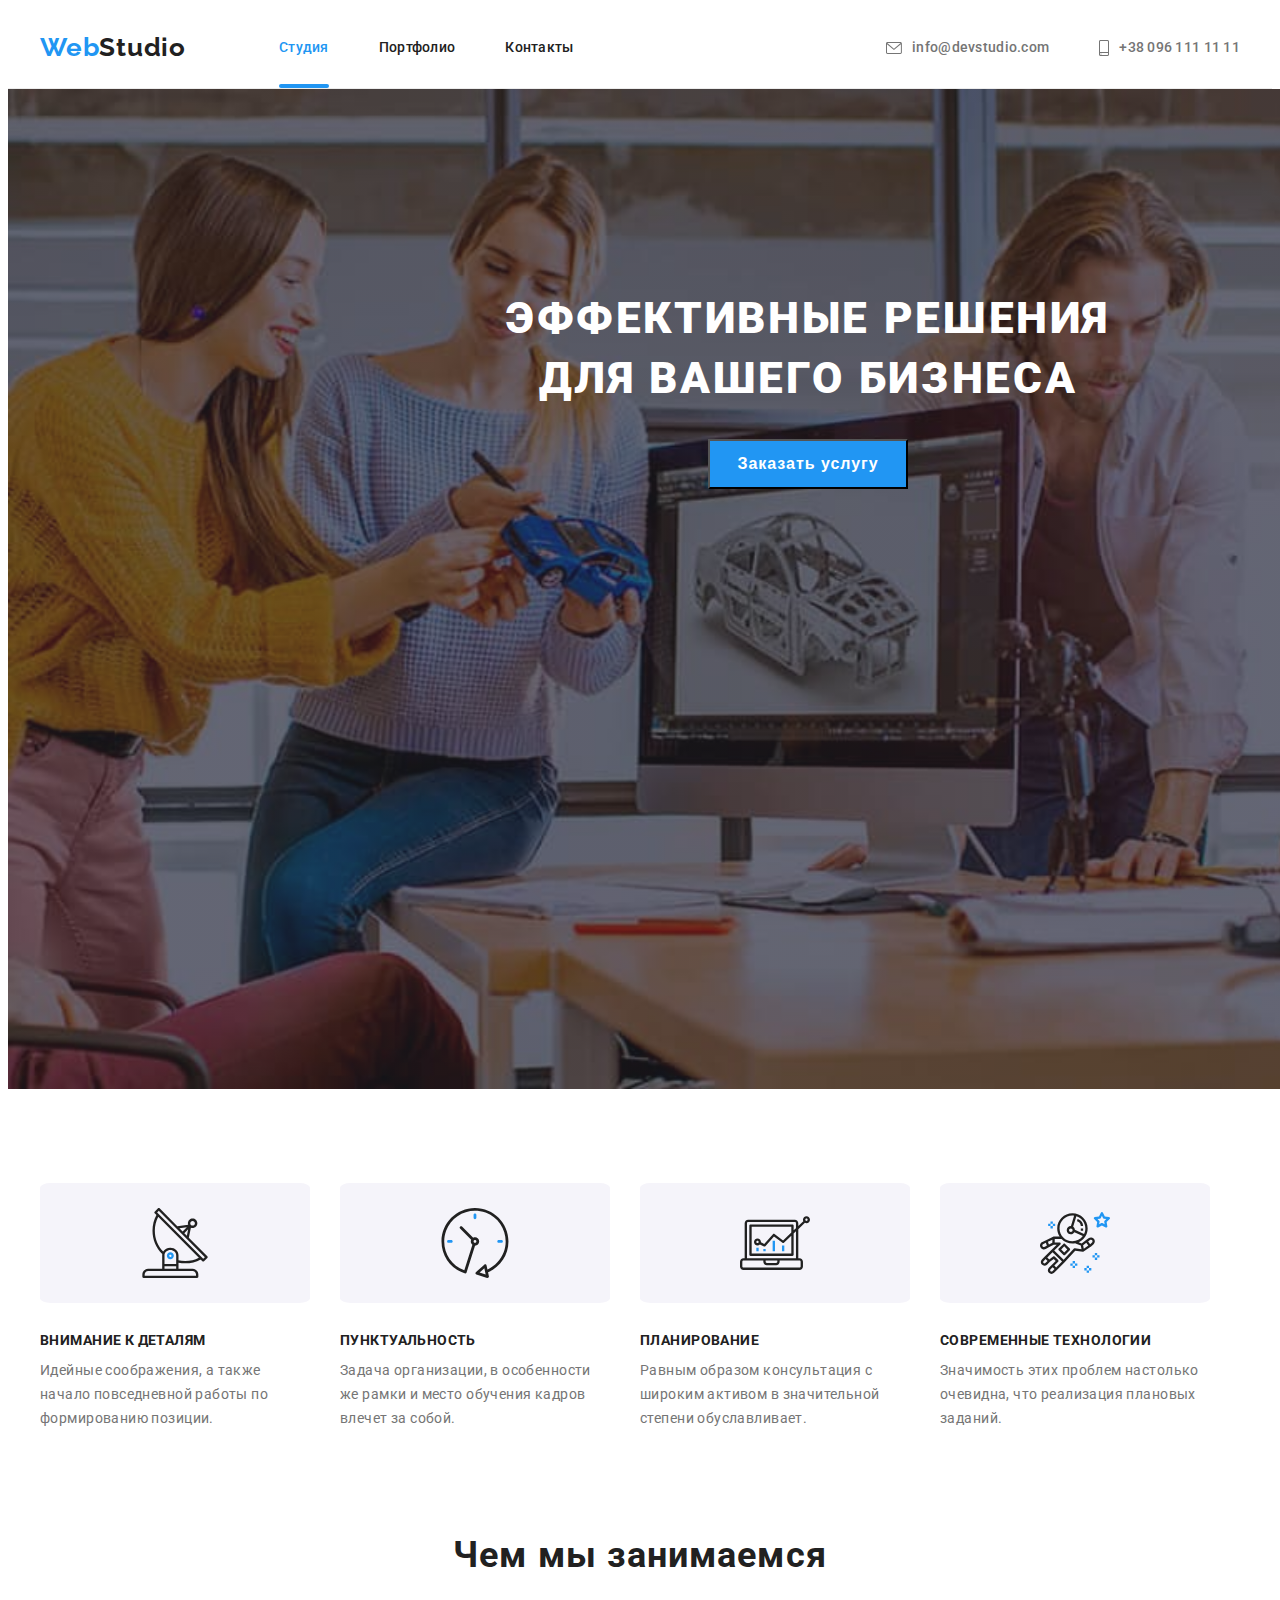
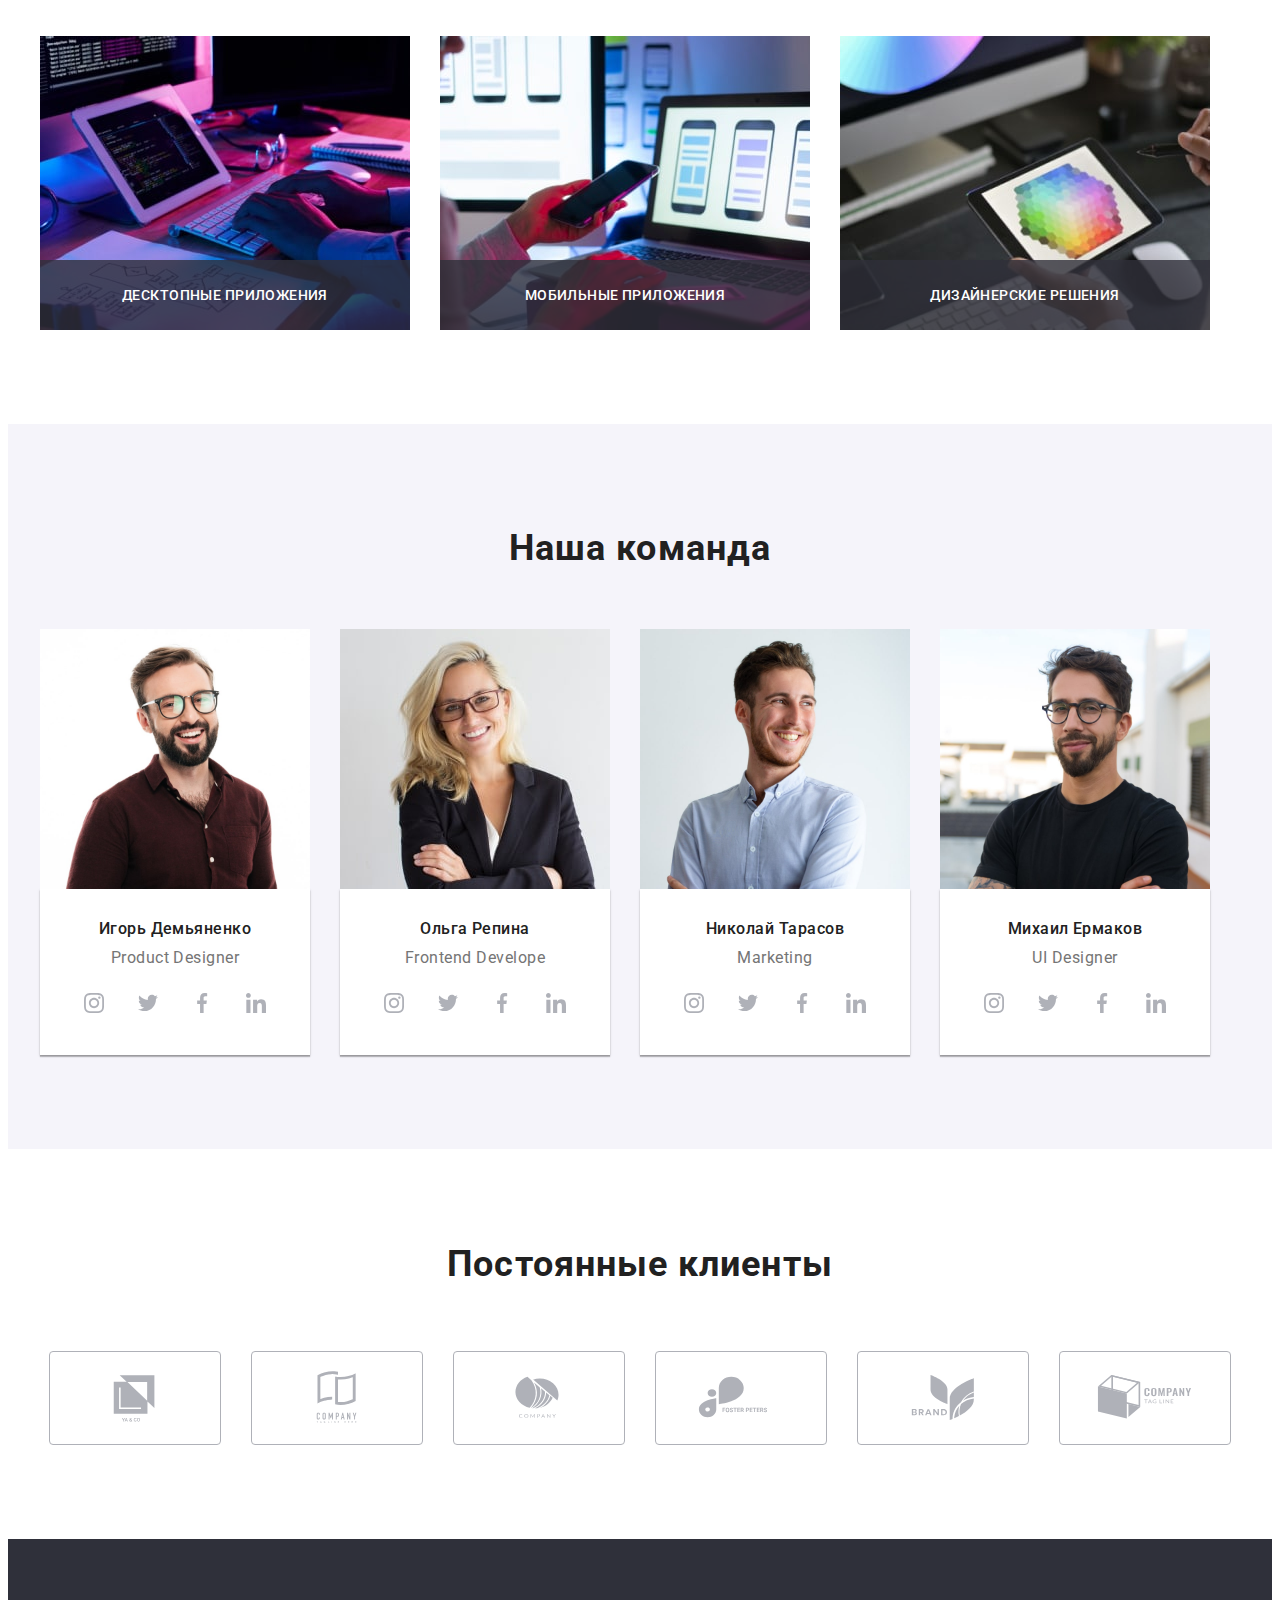
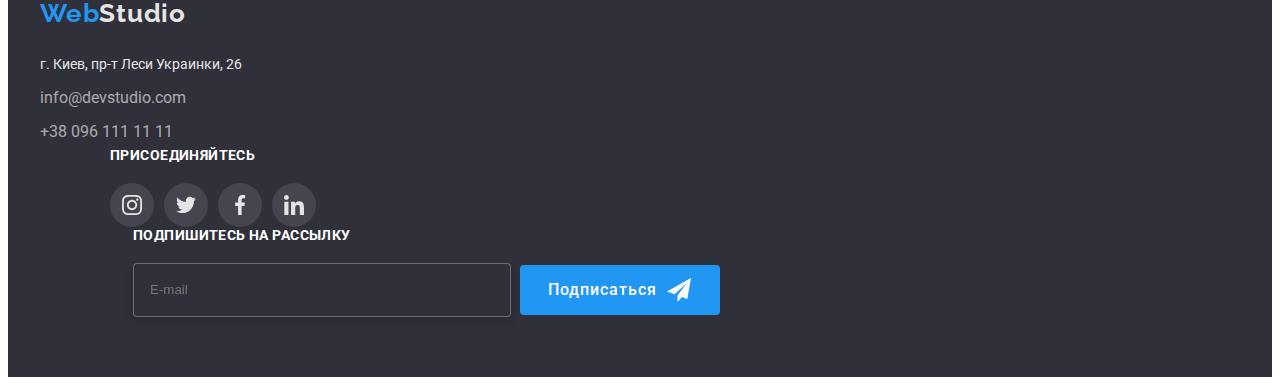
<file: index.html>
<!DOCTYPE html>
<html lang="ru">

<head>
    <meta charset="UTF-8">
    <meta http-equiv="X-UA-Compatible" content="IE=edge">
    <meta name="viewport" content="width=device-width, initial-scale=1.0">
    <title>Документи</title>
    <link rel="preconnect" href="https://fonts.googleapis.com">
    <link rel="preconnect" href="https://fonts.gstatic.com" crossorigin>
    <link
        href="https://fonts.googleapis.com/css2?family=Raleway:wght@700&family=Roboto:wght@400;500;700;900&display=swap"
        rel="stylesheet">
    <link rel="stylesheet" href="https://cdnjs.cloudflare.com/ajax/libs/modern-normalize/1.1.0/modern-normalize.min.css"
        integrity="sha512-wpPYUAdjBVSE4KJnH1VR1HeZfpl1ub8YT/NKx4PuQ5NmX2tKuGu6U/JRp5y+Y8XG2tV+wKQpNHVUX03MfMFn9Q=="
        crossorigin="anonymous" referrerpolicy="no-referrer" />
    <link rel="stylesheet" href="./css/styles.css">
</head>

<body>

    <header class="header">
        <div class="container nav-header">
            <a href="./index.html" class="header-logo">
                <span class="accent">Web</span>Studio
            </a>
            <nav class="header-nav">
                <ul class="list list-header">
                    <li class="item-header"> <a class="link link-header current" href="./index.html">Студия</a></li>
                    <li class="item-header"> <a class="link link-header" href="./portfolio.html">Портфолио</a></li>
                    <li class="item-header"> <a class="link link-header" href="">Контакты</a></li>
                </ul>
            </nav>
            <ul class="list list-contact">
                <li class="item-link-header" ><a class="link link-contact-header" href="mailto:info@devstudio.com">
                    <svg class="icon-header-maill">
                    <use href="./images/icons.svg#icon-maill"></use>
                </svg>info@devstudio.com</a></li>
                <li class="item-link-header"><a class="link link-contact-header" href="tel:+380991111111">
                    <svg class="icon-header-telefon">
                    <use href="./images/icons.svg#icon-smartphone"></use>
                </svg>+38 096 111 11 11</a>
                </li>
            </ul>
        </div>
    </header>

    <main>
        <!--решения-->
        

            <section class="hero">
            <div class="container hero-container">
                <h1 class="title-hero">Эффективные решения <br>для вашего бизнеса</h1>
                <button class="title-btn-hero" type="button" data-modal-open >Заказать услугу</button>


</div>
            </section>
        
        <!--інфо-->
            <section class="info">
    <div class="container container-info">
                <ul class="list list-info">
                    <li class="item-info">
                       <div class="info-box"> 
                            <svg class="info-icon"
                            width="70"
                            height="70" >
                                <use href="./images/icons.svg#icon-antenna"></use>
                            </svg>
                    </div>
                        <h3 class="title-info">Внимание к деталям</h3>
                        <p class="text-info"> Идейные соображения, а также начало повседневной работы по формированию
                            позиции.</p>
                    </li>
                    <li class="item-info">
                        <div class="info-box"> 
                            <svg class="info-icon"
                            width="70"
                            height="70" >
                                <use href="./images/icons.svg#icon-clock"></use>
                            </svg>
                    </div>
                        <h3 class="title-info">Пунктуальность</h3>
                        <p class="text-info">Задача организации, в особенности же рамки и место обучения кадров влечет
                            за
                            собой.</p>
                    </li>
                    <li class="item-info">
                        <div class="info-box"> 
                            <svg class="info-icon"
                            width="70"
                            height="70" >
                                <use href="./images/icons.svg#icon-diagram"></use>
                            </svg>
                    </div>
                        <h3 class="title-info">Планирование</h3>
                        <p class="text-info">Равным образом консультация с широким активом в значительной степени
                            обуславливает.</p>
                    </li>
                    <li class="item-info">
                        <div class="info-box"> 
                            <svg class="info-icon"
                            width="70"
                            height="70" >
                                <use href="./images/icons.svg#icon-astronaut"></use>
                            </svg>
                    </div>
                        <h3 class="title-info">Современные технологии</h3>
                        <p class="text-info">Значимость этих проблем настолько очевидна, что реализация плановых
                            заданий.
                        </p>
                    </li>
                </ul>
            </div>
            </section>
        
        <!--чим займаються-->
        
            <section class="work">
                <div class="container container-work">
                <h2 class="title-work">Чем мы занимаемся</h2>
                <ul class="list list-work">
                    <li class="item-work">
                      
                        <img class="work-foto " src="./images/1-min.jpg" alt="номер 1" width="370">
                      <p class="text-work">ДЕСКТОПНЫЕ ПРИЛОЖЕНИЯ</p>
                    </li>


                    <li class="item-work">
                        <img class="work-foto" src="./images/2-min.jpg" alt="номер 2" width="370">
                    <p class="text-work">МОБИЛЬНЫЕ ПРИЛОЖЕНИЯ</p>
                    </li>


                    <li class="item-work work-desing">
                        <img class="work-foto" src="./images/3-min.jpg " alt="номер 3" width="370">
                    <p class="text-work">ДИЗАЙНЕРСКИЕ РЕШЕНИЯ</p>
                    </li>
                </ul>
            </div>
            </section>
        
        <!--команда-->
        
            <section class="team">
                <div class="container container-team">
                    <h2 class="title-team">Наша команда</h2>
                    <ul class="list list-team">
                        <li class="item-team">
                            <img src="./images/Igor-min.jpg" alt="Игорь" width="270">
                            <div class="team-border">
                                <h3 class="title-pre-team">Игорь Демьяненко</h3>
                                <p class="text-team">Product Designer</p>
                                <ul class="list list-team-social">
                                    <li class="item-team-social">
                                        <a class="link-team-social" href="">
                                            <svg class="icon-team-social">
                                                <use href="./images/icons.svg#icon-instagram1"></use>
                                            </svg></a>
                                    </li>
                                    <li class="item-team-social">
                                        <a class="link-team-social" href="">
                                            <svg class="icon-team-social">
                                                <use href="./images/icons.svg#icon-twitter"></use>
                                            </svg></a>
                                    </li>
                                    <li class="item-team-social">
                                        <a class="link-team-social" href="">
                                            <svg class="icon-team-social">
                                                <use href="./images/icons.svg#icon-facebook"></use>
                                            </svg></a>
                                    </li>
                                    <li class="item-team-social">
                                        <a class="link-team-social" href="">
                                            <svg class="icon-team-social">
                                                <use href="./images/icons.svg#icon-linkedin"></use>
                                            </svg></a>
                                    </li>
                                </ul>
                            </div>
                        </li>
            
                        <li class="item-team">
                            <img src="./images/Ola-min.jpg" alt="Ольга" width="270">
                            <div class="team-border">
                                <h3 class="title-pre-team">Ольга Репина</h3>
                                <p class="text-team">Frontend Develope</p>
                                <ul class="list list-team-social">
                                    <li class="item-team-social">
                                        <a class="link-team-social" href="">
                                            <svg class="icon-team-social">
                                                <use href="./images/icons.svg#icon-instagram1"></use>
                                            </svg></a>
                                    </li>
                                    <li class="item-team-social">
                                        <a class="link-team-social" href="">
                                            <svg class="icon-team-social">
                                                <use href="./images/icons.svg#icon-twitter"></use>
                                            </svg></a>
                                    </li>
                                    <li class="item-team-social">
                                        <a class="link-team-social" href="">
                                            <svg class="icon-team-social">
                                                <use href="./images/icons.svg#icon-facebook"></use>
                                            </svg></a>
                                    </li>
                                    <li class="item-team-social">
                                        <a class="link-team-social" href="">
                                            <svg class="icon-team-social">
                                                <use href="./images/icons.svg#icon-linkedin"></use>
                                            </svg></a>
                                    </li>
                                </ul>
                                
                            </div>
                        </li>
                        <li class="item-team">
                            <img src="./images/Nikolay-min.jpg" alt="Николай" width="270">
                            <div class="team-border">
                                <h3 class="title-pre-team">Николай Тарасов</h3>
                                <p class="text-team">Marketing</p>
                                <ul class="list list-team-social">
                                    <li class="item-team-social">
                                        <a class="link-team-social" href="">
                                            <svg class="icon-team-social">
                                                <use href="./images/icons.svg#icon-instagram1"></use>
                                            </svg></a>
                                    </li>
                                    <li class="item-team-social">
                                        <a class="link-team-social" href="">
                                            <svg class="icon-team-social">
                                                <use href="./images/icons.svg#icon-twitter"></use>
                                            </svg></a>
                                    </li>
                                    <li class="item-team-social">
                                        <a class="link-team-social" href="">
                                            <svg class="icon-team-social">
                                                <use href="./images/icons.svg#icon-facebook"></use>
                                            </svg></a>
                                    </li>
                                    <li class="item-team-social">
                                        <a class="link-team-social" href="">
                                            <svg class="icon-team-social">
                                                <use href="./images/icons.svg#icon-linkedin"></use>
                                            </svg></a>
                                    </li>
                                </ul>
                            </div>
                        </li>
                        <li class="item-team">
                            <img src="./images/Myhaylo-min.jpg" alt="Михаил" width="270">
                            <div class="team-border">
                                <h3 class="title-pre-team">Михаил Ермаков</h3>
                                <p class="text-team">UI Designer</p>
                                <ul class="list list-team-social">
                                    <li class="item-team-social">
                                        <a class="link-team-social" href="">
                                            <svg class="icon-team-social">
                                                <use href="./images/icons.svg#icon-instagram1"></use>
                                            </svg></a>
                                    </li>
                                    <li class="item-team-social">
                                        <a class="link-team-social" href="">
                                            <svg class="icon-team-social">
                                                <use href="./images/icons.svg#icon-twitter"></use>
                                            </svg></a>
                                    </li>
                                    <li class="item-team-social">
                                        <a class="link-team-social" href="">
                                            <svg class="icon-team-social">
                                                <use href="./images/icons.svg#icon-facebook"></use>
                                            </svg></a>
                                    </li>
                                    <li class="item-team-social">
                                        <a class="link-team-social" href="">
                                            <svg class="icon-team-social">
                                                <use href="./images/icons.svg#icon-linkedin"></use>
                                            </svg></a>
                                    </li>
                                </ul>
                            </div>
                        </li>
                    </ul>
                </div>
            </section>
            <section class="clients">
                <div class="container">
                <h2 class="title-clients">Постоянные клиенты</h2>
                <ul class="list list-clients">
                    <li class="item-clients"><a class="link-clients" href=""><svg class="icon-clients">
                        <use href="./images/icons.svg#icon-Logo6"></use>
                    </svg></a></li>
                     <li class="item-clients"><a class="link-clients" href=""><svg class="icon-clients">
                        <use href="./images/icons.svg#icon-Logo1"></use>
                    </svg></a></li> 
                    <li class="item-clients"><a class="link-clients" href=""><svg class="icon-clients">
                        <use href="./images/icons.svg#icon-Logo2"></use>
                    </svg></a></li> 
                    <li class="item-clients"><a class="link-clients" href=""><svg class="icon-clients">
                        <use href="./images/icons.svg#icon-Logo3"></use>
                    </svg></a></li>
                     <li class="item-clients"><a class="link-clients" href=""><svg class="icon-clients">
                        <use href="./images/icons.svg#icon-Logo4"></use>
                    </svg></a></li>
                     <li class="item-clients"><a class="link-clients" href=""><svg class="icon-clients">
                        <use href="./images/icons.svg#icon-Logo5"></use>
                    </svg></a></li>    
                       </ul>
            </div>
        </section>
        

    </main>
    <footer class="footer">
        <div class="container footer-icon-div">
        <div class="footer-container">
            <a href="./index.html" class="header-logo">
                <span class="accent-text">Web</span><span class="accent-footer">Studio</span>
            </a>
            <address>
                <ul class="list list-address">
                    <li class="adress-footer"><a class="link-address" href="https://goo.gl/maps/5wdSebTPjXSbWdhW7">г. Киев, пр-т Леси
                            Украинки,
                            26</a> </li>
                    <li class="contact-footer"><a class="link link-contact" href="mailto:info@example.com">info@devstudio.com</a></li>
                    <li class="contact-footer"><a class="link link-contact" href="tel:+380991111111">+38 096 111 11 11</a></li>
                </ul>
            </address>
        </div>
        <div class="footer-icon">
            <h2 class="title-footer">присоединяйтесь</h2>
            <ul class="list list-icon-footer">
              <li class="item-icon-footer"><a class="link-icon-footer" href=""><svg class="icon-footer">
                  <use href="./images/icons.svg#icon-instagram1"></use>
              </svg></a></li>
              <li class="item-icon-footer"><a class="link-icon-footer" href=""><svg class="icon-footer">
                <use href="./images/icons.svg#icon-twitter"></use>
            </svg></a></li>
            <li class="item-icon-footer"><a class="link-icon-footer" href=""><svg class="icon-footer">
                <use href="./images/icons.svg#icon-facebook"></use>
            </svg></a></li>
            <li class="item-icon-footer"><a class="link-icon-footer" href=""><svg class="icon-footer">
                <use href="./images/icons.svg#icon-linkedin"></use>
            </svg></a></li>
            </ul>
            
        </div>
        <div class="footer-form">
        <p class="title-footer">ПОДПИШИТЕСЬ НА РАССЫЛКУ</p>
   <form class="form-footer" action="#">
     
     <input class="input-footer" type="text" name="maill" placeholder="E-mail">
    
       <button class="btn-form-footer" type="submit"> Подписаться
   <svg class="footer-icon-form" width="24" height="24">
       <use href="./images/icons.svg#icon-send"></use>
   </svg>
   </button>
   </form>
   
 </div>
    </div>
</footer>

<div  class="bakcdrop is-hidden" data-modal >
<div class="modal">
<button type="button" class="modal-close" data-modal-close >
    <svg class="icon-modal" width="18" height="18">
        <use href="./images/icons.svg#icon-close" ></use>
    </svg>
</button>
<p class="text-one-modal">Оставьте свои данные, мы вам перезвоним</p>
<form action="#">
    <div class="form-fild">
    <label>Имя
        <span class="icon-input">
     <input class="modal-input" type="text" name="name">
     <svg class="icon-check" width="18" height="18">
         <use href="./images/icons.svg#icon-person"></use>
     </svg></span>
   
    </label>
</div>
<div class="form-fild">
    <label>Телефон
      <span class="icon-input">
    <input class="modal-input" type="text" name="tel">
    <svg class="icon-check" width="18" height="18">
        <use href="./images/icons.svg#icon-phone"></use>
    </svg></span>
    
</label>
</div>
<div class="form-fild">
    <label>Почта
        <span class=" icon-input">
    <input class="modal-input" type="text" name="maill">
    <svg class="icon-check" width="18" height="18">
        <use href="./images/icons.svg#icon-email-check"></use>
    </svg></span>
</label>
</div>
<div class="form-fild">
<label>Комментарий
<textarea class="textarea-form" name="comment" id="comment" placeholder="Введите текст" cols="30" rows="5"></textarea>
</label>
</div>
<label class="label-check">
   <input class="checkbox" type="checkbox">
   <span class="check-span">
       <svg class="check-svg">
           <use href="./images/icons.svg#icon-icon-send"></use>
       </svg>
   </span>
<b class="form-text">Соглашаюсь с рассылкой и принимаю</b>
<a class="form-link" href="">Условия договора </a>
</label>
<div class="btn-div">
<button class="btn-modal-send" type="submit">Отправить</button>
</div>
</form>

</div>
</div>

<script src="./js/modal.js"></script>
</body>

</html>
</file>
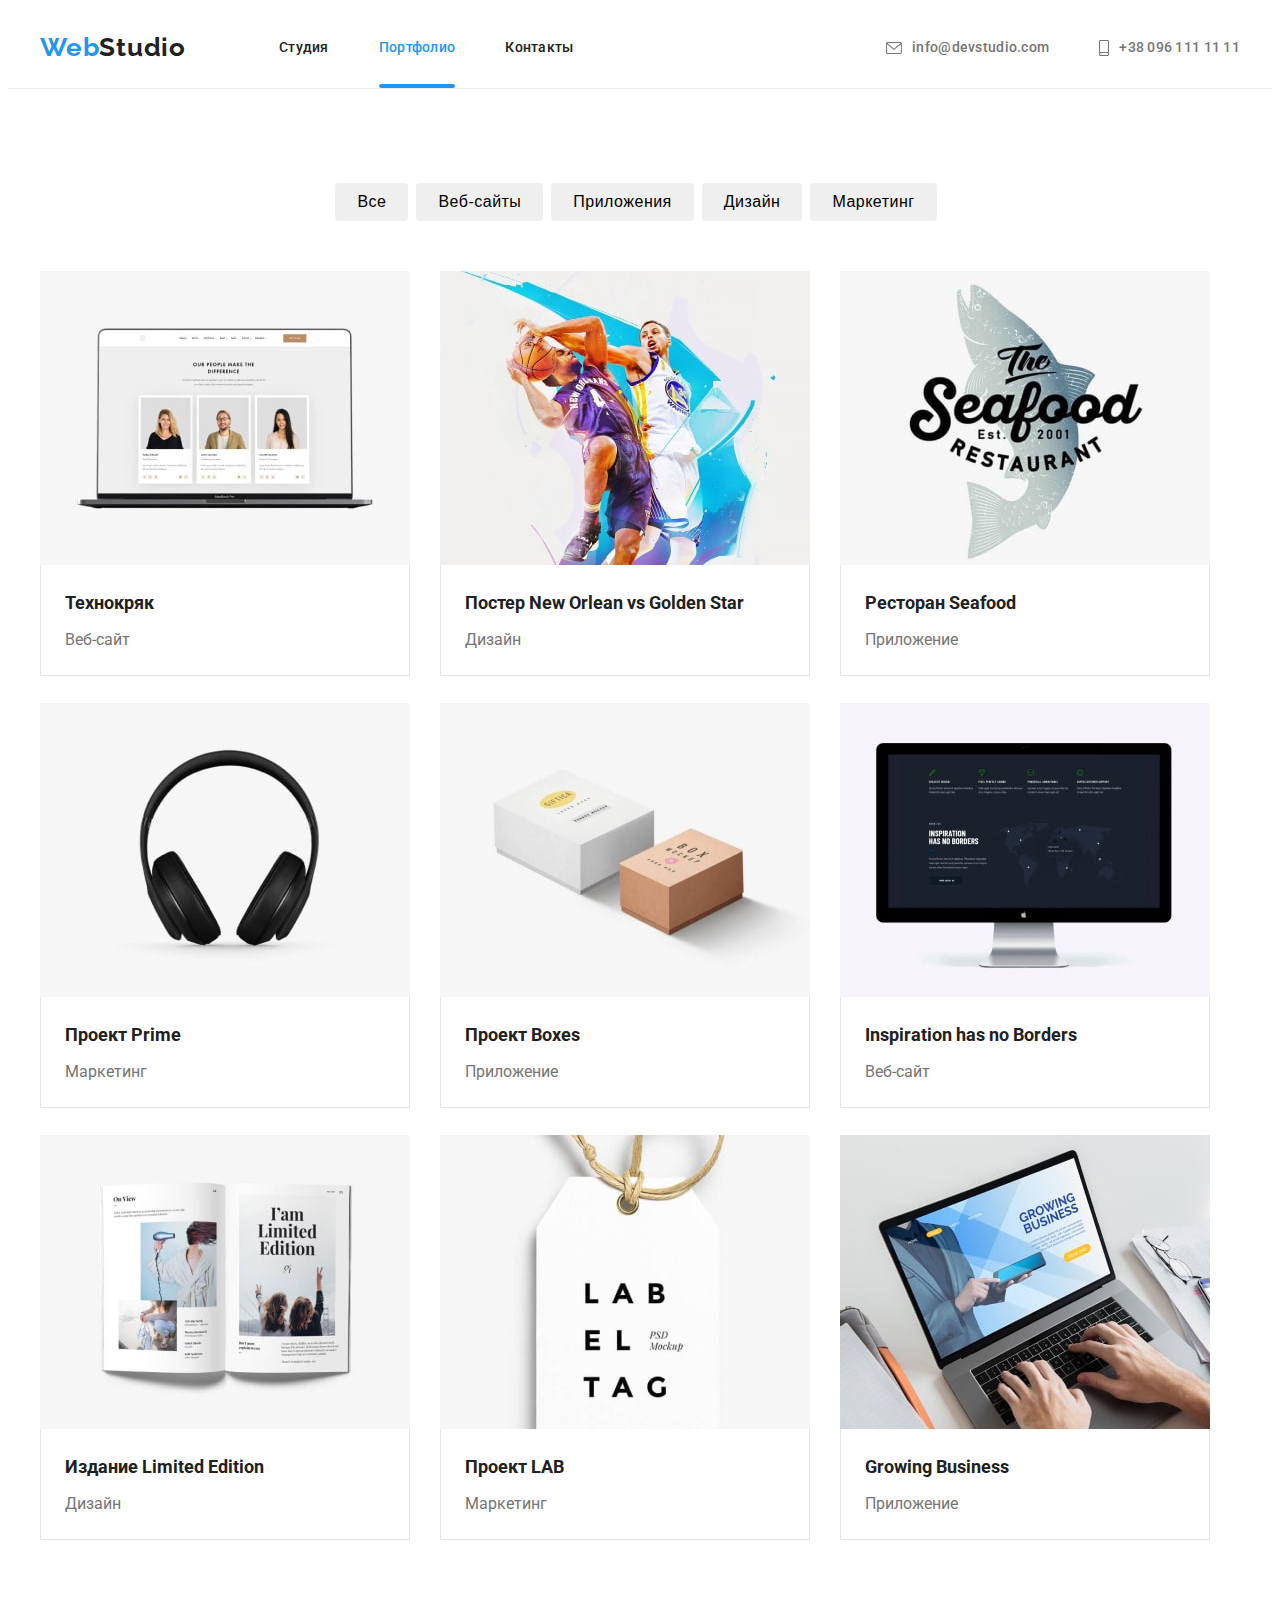
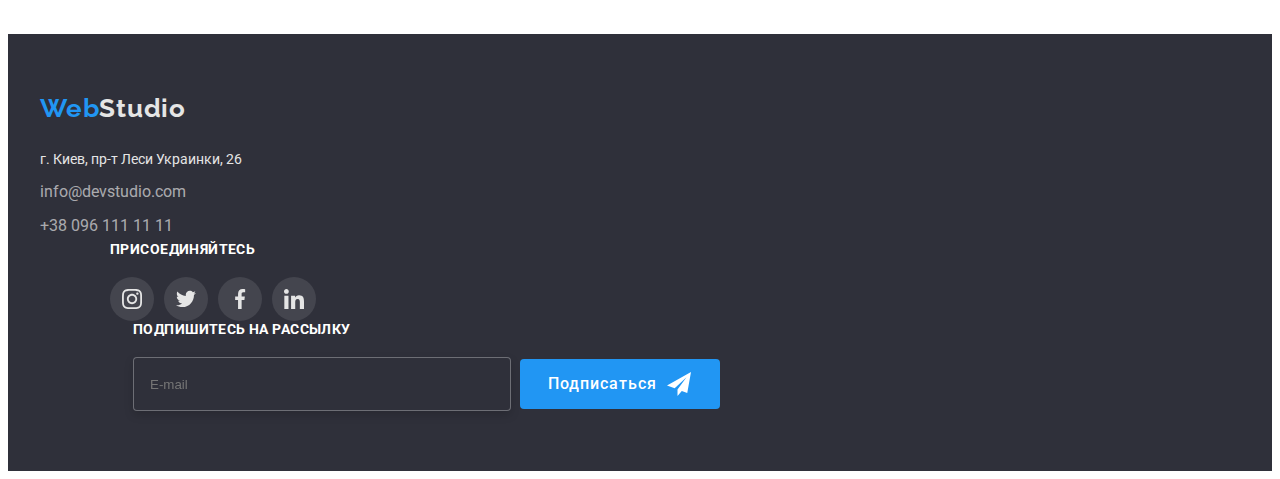
<file: portfolio.html>
<!DOCTYPE html>
<html lang="ru">

<head>
    <meta charset="UTF-8">
    <meta http-equiv="X-UA-Compatible" content="IE=edge">
    <meta name="viewport" content="width=device-width, initial-scale=1.0">
    <title>Документи</title>
    <link rel="preconnect" href="https://fonts.googleapis.com">
    <link rel="preconnect" href="https://fonts.gstatic.com" crossorigin>
    <link
        href="https://fonts.googleapis.com/css2?family=Raleway:wght@700&family=Roboto:wght@400;500;700;900&display=swap"
        rel="stylesheet">
    <link rel="stylesheet" href="https://cdnjs.cloudflare.com/ajax/libs/modern-normalize/1.1.0/modern-normalize.min.css"
        integrity="sha512-wpPYUAdjBVSE4KJnH1VR1HeZfpl1ub8YT/NKx4PuQ5NmX2tKuGu6U/JRp5y+Y8XG2tV+wKQpNHVUX03MfMFn9Q=="
        crossorigin="anonymous" referrerpolicy="no-referrer" />
    <link rel="stylesheet" href="./css/styles.css">
</head>

<body>
    
    <header class="header">
        <div class="container nav-header">
            <a href="./index.html" class="header-logo">
                <span class="accent">Web</span>Studio
            </a>
            <nav class="header-nav">
                <ul class="list list-header">
                    <li class="item-header"> <a class="link link-header" href="./index.html">Студия</a></li>
                    <li class="item-header"> <a class="link link-header current" href="./portfolio.html">Портфолио</a></li>
                    <li class="item-header"> <a class="link link-header" href="">Контакты</a></li>
                </ul>
            </nav>
            <ul class="list list-contact">
                <li class="item-link-header" ><a class="link link-contact-header" href="mailto:info@devstudio.com">
                    <svg class="icon-header-maill">
                    <use href="./images/icons.svg#icon-maill"></use>
                </svg>info@devstudio.com</a></li>
                <li class="item-link-header"><a class="link link-contact-header" href="tel:+380991111111">
                    <svg class="icon-header-telefon">
                    <use href="./images/icons.svg#icon-smartphone"></use>
                </svg>+38 096 111 11 11</a>
                </li>
            </ul>
        </div>
    </header>
    <main>
    
            <h1 class="visually-hidden">Фильтр</h1>
            <section class="section-portfolio" >
            <div class="container filter-container">
                <ul class="list items-btn ">
                    <li><button type="button" class="btn">Все</button></li>
                    <li><button type="button" class="btn">Веб-сайты</button></li>
                    <li><button type="button" class="btn">Приложения</button></li>
                    <li><button type="button" class="btn">Дизайн</button></li>
                    <li><button type="button" class="btn">Маркетинг</button></li>
                </ul>
                <ul class="list  list-foto">
                    <li class="item-foto">
                        <a class="link-foto" href="">
                         <div class="father-overlay">
                         <img src="./images/images-portfolio/technokriak-min.jpg" alt="Технокряк" width="370" />
                          <div class="overlay">
                            <p class="text-overlay">Технокряк это современная площадка распространения коронавируса. Компании используют эту платформу для цифрового
                            шпионажа и атак на защищённые сервера конкурентов.</p>
                        </div>
                       </div>  
                    
                        <div class="title-border"><h2 class="title-foto">Технокряк</h2>
                        <p class="text-foto">Веб-сайт</p></div>
                        </a>
                </li>
                    <li class="item-foto">
                        <a class="link-foto" href="">
                            <div class="father-overlay">
                        <img src="./images/images-portfolio/neworlean.jpg" alt="Постер" width="370" />
                     <div class="overlay">
                         <p class="text-overlay">Технокряк это современная площадка распространения коронавируса. Компании используют эту платформу для цифрового
                        шпионажа и атак на защищённые сервера конкурентов.</p>
                     </div>
                        </div>
                        <div class="title-border"><h2 class="title-foto" lang="eu">Постер New Orlean vs Golden Star</h2>
                        <p class="text-foto">Дизайн</p></div>
                    </a>
                    </li>
                    <li class="item-foto">
                        <a class="link-foto" href="">
                        <div class="father-overlay">
                        <img src="./images/images-portfolio/seafood-min.jpg" alt="Ресторан" width="370" />
                        <div class="overlay">
                            <p class="text-overlay">Технокряк это современная площадка распространения коронавируса. Компании используют эту
                                платформу для цифрового
                                шпионажа и атак на защищённые сервера конкурентов.</p>
                        </div>
                    </div>
                        <div class="title-border"><h2 class="title-foto" lang="eu">Ресторан Seafood</h2>
                        <p class="text-foto">Приложение</p></div>
                    </a>
                    </li>
                    <li class="item-foto">
                        <a class="link-foto" href="">
                        <div class="father-overlay">
                        <img src="./images/images-portfolio/prime-min.jpg" alt="Проект" width="370" />
                        <div class="overlay">
                            <p class="text-overlay">Технокряк это современная площадка распространения коронавируса. Компании используют эту
                                платформу для цифрового
                                шпионажа и атак на защищённые сервера конкурентов.</p>
                        </div>
                    </div>
                        <div class="title-border"> <h2 class="title-foto" lang="eu">Проект Prime</h2>
                        <p class="text-foto">Маркетинг</p></div>
                    </a>
                    </li>
                    <li class="item-foto">
                        <a class="link-foto" href="">
                        <div class="father-overlay">
                        <img src="./images/images-portfolio/boxes.jpg" alt="Проект" width="370" />
                    <div class="overlay">
                        <p class="text-overlay">Технокряк это современная площадка распространения коронавируса. Компании используют эту
                            платформу для цифрового
                            шпионажа и атак на защищённые сервера конкурентов.</p>
                    </div>
                </div>
                        <div class="title-border"> <h2 class="title-foto" lang="eu">Проект Boxes</h2>
                        <p class="text-foto">Приложение</p></div>
                    </a>
                    </li>
                    <li class="item-foto">
                        <a class="link-foto" href="">
                        <div class="father-overlay">
                        <img src="./images/images-portfolio/borders.jpg" alt="У вдохновения нет границ" width="370" />
                        <div class="overlay">
                            <p class="text-overlay">Технокряк это современная площадка распространения коронавируса. Компании используют эту
                                платформу для цифрового
                                шпионажа и атак на защищённые сервера конкурентов.</p>
                        </div>
                    </div>
                        <div class="title-border"> <h2 class="title-foto" lang="eu">Inspiration has no Borders</h2>
                        <p class="text-foto">Веб-сайт</p></div>
                    </a>
                    </li>
                    <li class="item-foto">
                        <a class="link-foto" href="">
                        <div class="father-overlay">
                        <img src="./images/images-portfolio/limited.jpg" alt="Издание" width="370" />
                        <div class="overlay">
                            <p class="text-overlay">Технокряк это современная площадка распространения коронавируса. Компании используют эту
                                платформу для цифрового
                                шпионажа и атак на защищённые сервера конкурентов.</p>
                        </div>
                    </div>
                        <div class="title-border"> <h2 class="title-foto" lang="eu">Издание Limited Edition</h2>
                        <p class="text-foto">Дизайн</p></div>
                    </a>
                    </li>
                    <li class="item-foto">
                        <a class="link-foto" href="">
                        <div class="father-overlay">
                        <img src="./images/images-portfolio/lab.jpg" alt="Проект" width="370" />
                        <div class="overlay">
                            <p class="text-overlay">Технокряк это современная площадка распространения коронавируса. Компании используют эту
                                платформу для цифрового
                                шпионажа и атак на защищённые сервера конкурентов.</p>
                        </div>
                    </div>
                        <div class="title-border"> <h2 class="title-foto" lang="eu">Проект LAB</h2>
                        <p class="text-foto">Маркетинг</p></div>
                    </a>
                    </li>
                    <li class="item-foto">
                        <a class="link-foto" href="">
                        <div class="father-overlay">
                        <img src="./images/images-portfolio/growing.jpg" alt="Растущий бизнес" width="370" />
                        
                        <div class="overlay">
                            <p class="text-overlay">Технокряк это современная площадка распространения коронавируса. Компании используют эту
                                платформу для цифрового
                                шпионажа и атак на защищённые сервера конкурентов.</p>
                        </div>
                    </div>
                        <div class="title-border"> <h2 class="title-foto" lang="eu">Growing Business</h2>
                        <p class="text-foto">Приложение</p></div>
                    </a>
                    </li>
                </ul>
            </div>
            </section>
        
    </main>

    <!--футер-->
    <footer class="footer">
        <div class="container footer-icon-div">
        <div class=" footer-container">
            <a href="./index.html" class="header-logo">
                <span class="accent-text">Web</span><span class="accent-footer">Studio</span>
            </a>
            <address>
                <ul class="list list-address">
                    <li class="adress-footer"><a class="link-address" href="https://goo.gl/maps/5wdSebTPjXSbWdhW7">г. Киев, пр-т Леси
                            Украинки,
                            26</a> </li>
                    <li class="contact-footer"><a class="link link-contact" href="mailto:info@example.com">info@devstudio.com</a></li>
                    <li class="contact-footer"><a class="link link-contact" href="tel:+380991111111">+38 096 111 11 11</a></li>
                </ul>
            </address>
        </div>
        <div class="footer-icon">
            <h2 class="title-footer">присоединяйтесь</h2>
            <ul class="list list-icon-footer">
              <li class="item-icon-footer"><a class="link-icon-footer" href=""><svg class="icon-footer">
                  <use href="./images/icons.svg#icon-instagram1"></use>
              </svg></a></li>
              <li class="item-icon-footer"><a class="link-icon-footer" href=""><svg class="icon-footer">
                <use href="./images/icons.svg#icon-twitter"></use>
            </svg></a></li>
            <li class="item-icon-footer"><a class="link-icon-footer" href=""><svg class="icon-footer">
                <use href="./images/icons.svg#icon-facebook"></use>
            </svg></a></li>
            <li class="item-icon-footer"><a class="link-icon-footer" href=""><svg class="icon-footer">
                <use href="./images/icons.svg#icon-linkedin"></use>
            </svg></a></li>
            </ul>
            
        </div>
        <div class="footer-form">
            <p class="title-footer">ПОДПИШИТЕСЬ НА РАССЫЛКУ</p>
            <form class="form-footer" action="#">
                
                <input class="input-footer" type="text" name="maill" placeholder="E-mail">
        
                <button class="btn-form-footer" type="submit"> Подписаться
                    <svg class="footer-icon-form" width="24" height="24">
                        <use href="./images/icons.svg#icon-send"></use>
                    </svg>
                </button>
            </form>
        
        </div>
    </div>
</footer>


</body>

</html>
</file>
<file: css/styles.css>
:root {
  --primary-text-color: #757575;
  --title-text-color: #212121;
  --accent-text-color: #2196f3;
  --primary-fon-color: #e5e5e5;
}
body {
  background-color: #ffffff;
  color: var(--primary-text-color);

  font-family: Roboto, sans-serif;
  font-size: 16px;
  line-height: 1.87em;
}
p,
h1,
h2,
h3,
h4,
h5,
h6 {
  margin: 0;
}
ul {
  margin: 0;
  padding: 0;
}
button {
  cursor: pointer;
}
.container {
  margin-left: auto;
  margin-right: auto;
  width: 1200px;
  padding-left: 15px;
  padding-right: 15px;
}
img {
  display: block;
  max-width: 100%;
  height: auto;
}
/*------------HEADER------------------*/
.visually-hidden {
  position: absolute;
  clip: rect(0 0 0 0);
  width: 1px;
  height: 1px;
  margin: -1px;
  border: 0;
  padding: 0;
  overflow: hidden;
}

.header-logo {
  color: var(--title-text-color);
  font-family: Raleway;
  font-weight: 700;
  font-size: 26px;
  line-height: 1.15;
  letter-spacing: 0.03em;
  text-decoration: none;
  display: block;
}
.accent {
  color: var(--accent-text-color);
}
.list-header {
  display: flex;
  margin-left: 93px;
}

.item-header:not(:last-child) {
  margin-right: 50px;
}

.link-header {
  display: block;
  padding-top: 32px;
  padding-bottom: 32px;
  position: relative;

  color: var(--title-text-color);
  font-weight: 500;
  font-size: 14px;
  line-height: 1.14;
  letter-spacing: 0.02em;
  text-decoration: none;
  transition: color 250ms cubic-bezier(0.4, 0, 0.2, 1);
}

.current {
  color: var(--accent-text-color);
}
.link-header.current::after {
  content: '';
  width: 100%;
  height: 4px;
  display: block;
  position: absolute;
  bottom: 0;

  border-radius: 2px;
  background-color: #2196f3;
}
.link-contact-header {
  font-weight: 500;
  font-size: 14px;
  line-height: 1.14;
  letter-spacing: 0.02em;
  text-decoration: none;
  display: flex;
  align-items: center;
  color: rgba(117, 117, 117, 1);
  transition: color 250ms cubic-bezier(0.4, 0, 0.2, 1);
}
.icon-header-maill {
  margin-right: 10px;
  width: 16px;
  height: 12px;
  fill: currentColor;
}
.icon-header-telefon {
  width: 10px;
  height: 16px;
  margin-right: 10px;
  fill: currentColor;
}
.link-header:hover {
  color: var(--accent-text-color);
}
.link-header:focus {
  color: var(--accent-text-color);
}

.link-contact-header:hover {
  color: var(--accent-text-color);
}

.link-contact-header:focus {
  color: var(--accent-text-color);
}
.nav-header {
  display: flex;
  align-items: center;
}
.header {
  border-bottom: 1px solid #ececec;
}
.list-contact {
  display: flex;
  margin-left: auto;
}
.item-link-header:not(:last-child) {
  margin-right: 50px;
}
.link {
  list-style: none;
  text-decoration: none;
}
.list {
  list-style: none;
}
/*------------main-------------*/
.section-portfolio {
  padding-top: 94px;
  padding-bottom: 94px;
}
.title-border {
  padding-bottom: 20px;
  padding-top: 20px;
  padding-left: 24px;
  padding-right: 24px;
}
.title-border {
  border: 1px solid var(--primary-fon-color);
  background-color: white;
  border-top: none;
}
.item-foto:hover,
.item-foto:focus {
  filter: drop-shadow(0px 4px 4px rgba(0, 0, 0, 0.25));
}
.items-btn {
  display: block;
  display: flex;
  justify-content: center;
  margin-bottom: 50px;
}

.btn {
  font-weight: 500;
  font-size: 16px;
  line-height: 1.62;
  letter-spacing: 0.03em;
  border: rgba(117, 117, 117, 1);
  border-radius: 4px;
  margin-right: 8px;
  padding: 6px 22px;
  transition: background-color 250ms cubic-bezier(0.4, 0, 0.2, 1),
    border-color 250ms cubic-bezier(0.4, 0, 0.2, 1);
}

.btn:hover {
  background-color: var(--accent-text-color);
  color: #ffffff;
  filter: drop-shadow(0px 4px 4px rgba(0, 0, 0, 0.25));
}
.btn:focus {
  color: #ffffff;
  background-color: var(--accent-text-color);
  filter: drop-shadow(0px 4px 4px rgba(0, 0, 0, 0.25));
}

.title-foto {
  color: var(--title-text-color);
  font-weight: 700;
  font-size: 18px;
  line-height: 2;
  margin-bottom: 4px;
}
.list-foto {
  display: flex;
  flex-wrap: wrap;
}
.item-foto {
  margin-right: 30px;
  width: 370px;
  margin-bottom: 27px;
}

.item-foto:nth-child(3n) {
  margin-right: 0;
}
.item-foto:nth-last-child(-n + 3) {
  margin-bottom: 0;
}

.link-foto {
  display: block;
  text-decoration: none;
  color: currentColor;
}
.father-overlay {
  position: relative;
  overflow: hidden;
}
.overlay {
  position: absolute;
  width: 100%;
  height: 100%;
  top: 0;
  left: 0;
  padding: 63px 24px 63px 24px;
  background-color: var(--accent-text-color);
  transform: translateY(100%);
  transition: transform 250ms cubic-bezier(0.4, 0, 0.2, 1);
}
.link-foto:focus .overlay {
  transform: translateY(0%);
}

.link-foto:hover .overlay {
  left: 0;
  top: 0;
  display: flex;
  justify-content: center;
  align-items: center;
  width: 370px;
  height: 294px;
  transform: translateY(0%);
  background-color: rgba(33, 150, 243, 0.9);
}
.text-overlay {
  font-style: normal;
  font-weight: normal;
  font-size: 18px;
  line-height: 1.56;
  letter-spacing: 0.03em;
  color: #ffffff;
}
/*---------------------FOOTER----------------------*/

.footer {
  background-color: #2f303a;
  padding-bottom: 60px;
  padding-top: 60px;
  margin-left: auto;
  margin-right: auto;
}

.accent-text {
  color: var(--accent-text-color);
  font-family: Raleway;
  font-weight: 700;
  font-size: 26px;
  line-height: 1.15;
  text-decoration: none;
}

.accent-footer {
  color: var(--primary-fon-color);
}
.link-address {
  color: var(--primary-fon-color);
  font-family: Roboto, sans-serif;
  font-weight: 400;
  font-size: 14px;
  line-height: 1.71;
  font-style: normal;
  text-decoration: none;
}

.link-contact {
  font-family: Roboto, sans-serif;
  font-style: normal;
  color: rgba(255, 255, 255, 0.6);
  transition: color 250ms cubic-bezier(0.4, 0, 0.2, 1);
}
.link-contact:focus {
  color: var(--accent-text-color);
}
.link-contact:hover {
  color: var(--accent-text-color);
}

.adress-footer {
  margin-top: 20px;
}
.contact-footer {
  margin-top: 4px;
}

.title-footer {
  font-style: normal;
  font-weight: bold;
  font-size: 14px;
  line-height: 16px;
  letter-spacing: 0.03em;
  text-transform: uppercase;
  color: #ffffff;
}
.title-footer {
  margin-bottom: 20px;
}
.list-icon-footer {
  display: flex;
}
.item-icon-footer {
  width: 44px;
  height: 44px;
  background-color: #2f303a;
}
.item-icon-footer + .item-icon-footer {
  margin-left: 10px;
}
.link-icon-footer {
  width: 100%;
  height: 100%;
  display: block;
  border-radius: 50%;
  outline: none;
  background-color: rgba(255, 255, 255, 0.1);
  color: var(--primary-fon-color);
  display: flex;
  align-items: center;
  justify-content: center;

  transition: background-color 250ms cubic-bezier(0.4, 0, 0.2, 1);
}
.icon-footer {
  width: 20px;
  height: 20px;
  fill: currentColor;
}
.link-icon-footer:focus,
.link-icon-footer:hover {
  background-color: var(--accent-text-color);
}

.footer-icon {
  margin-left: 70px;
}
.footer-form-div {
  display: flex;
  align-items: baseline;
}
.footer-form {
  margin-left: 93px;
}
.btn-form-footer {
  width: 200px;
  height: 50px;
  padding-left: 28px;
  transition: color 250ms cubic-bezier(0.4, 0, 0.2, 1);
}
.btn-form-footer {
  display: flex;
  align-items: center;
  font-family: Roboto;
  font-size: 16px;
  font-style: normal;
  font-weight: 500;
  line-height: 1.62;
  letter-spacing: 0.06em;

  color: #ffffff;
  background-color: var(--accent-text-color);
  border-radius: 4px;
  border: rgba(117, 117, 117, 1);
  transition: background-color 250ms cubic-bezier(0.4, 0, 0.2, 1);
}
.btn-form-footer:focus,
.btn-form-footer:hover {
  background-color: var(--accent-text-color);
}
.footer-icon-form {
  display: flex;
  align-items: center;
  margin-left: 10px;
}
.form-footer {
  display: flex;
  align-items: center;
  margin-right: 9px;
}

.input-footer {
  padding-left: 16px;
  width: 358px;
  height: 50px;
  border: 1px solid rgba(255, 255, 255, 0.3);
  border-radius: 4px;
  outline: none;
  margin-right: 9px;
  background-color: #2f303a;
  color: #ffffff;
  filter: drop-shadow(0px 4px 4px rgba(0, 0, 0, 0.15));
}

/*--------------backdrop------------------*/

.bakcdrop {
  width: 100vw;
  height: 100vh;
  background-color: rgba(0, 0, 0, 0.2);
  top: 0;
  left: 0;
  position: fixed;
  transition: opacity 1000ms, visibility 1000ms;
}
.modal {
  position: absolute;
  width: 528px;
  min-height: 581px;
  background-color: #ffffff;
  border-radius: 4px;
  padding: 40px;
  top: 50%;
  left: 50%;
  transform: translate(-50%, -50%) scale(1);
  transition: transform 1000ms;
}
.modal-close {
  width: 30px;
  height: 30px;
  background: #ffffff;
  border: 1px solid rgba(0, 0, 0, 0.1);
  border-radius: 50%;
  top: 8px;
  right: 8px;
  position: absolute;
  display: flex;
  align-items: center;
  justify-content: center;
  transition: border-color 250ms cubic-bezier(0.4, 0, 0.2, 1);
}
.is-hidden {
  visibility: hidden;
  pointer-events: none;
  opacity: 0;
}
.bakcdrop.is-hidden .modal {
  transform: scale(0.1) rotate(180deg);
  transition: transform 1000ms;
}
.text-one-modal {
  font-family: Roboto;
  font-style: normal;
  font-weight: bold;
  font-size: 20px;
  line-height: 23px;
  text-align: center;
  letter-spacing: 0.03em;

  color: #212121;
  margin-bottom: 12px;
}
.modal-close:focus {
  fill: var(--accent-text-color);
  border-color: var(--accent-text-color);
}
.modal-close:hover {
  fill: var(--accent-text-color);
  border-color: var(--accent-text-color);
}

.label-check {
  display: flex;
  align-items: center;
  justify-content: center;
}
.checkbox {
  -webkit-appearance: none;
  -moz-appearance: none;
  appearance: none;
}

.check-span {
  display: inline-block;
  width: 18px;
  height: 18px;
  border: 1px solid #000000;
  border-radius: 2px;
  background-color: #ffffff;
  margin-right: 7px;
  display: flex;
  align-items: center;
  justify-content: center;
  transition: background-color 250ms cubic-bezier(0.4, 0, 0.2, 1);
}
.check-svg {
  fill: #ffffff;
}
.checkbox:checked + .check-span {
  background-color: var(--accent-text-color);
  border: none;
}

.form-link {
  color: #2196f3;
  font-style: normal;
  font-weight: normal;
  font-size: 14px;
  line-height: 1.71;
  letter-spacing: 0.03em;
  margin-left: 5px;
}
.form-text {
  font-family: Roboto;
  font-style: normal;
  font-weight: normal;
  font-size: 14px;
  line-height: 1.71;
  letter-spacing: 0.03em;
  color: #757575;
}
.textarea-form {
  width: 448px;
  height: 120px;
  resize: none;
  border: 1px solid rgba(33, 33, 33, 0.2);
  border-radius: 4px;
  padding: 16px 12px 16px 12px;
  transition: border-color 250ms cubic-bezier(0.4, 0, 0.2, 1);
}
.textarea-form:focus,
.textarea-form:hover {
  border-color: var(--accent-text-color);
}

.textarea-form::placeholder {
  font-style: normal;
  font-weight: normal;
  font-size: 12px;
  line-height: 14px;
  letter-spacing: 0.01em;
  color: rgba(117, 117, 117, 0.5);
}
.modal-input:focus ~ .icon-check {
  fill: var(--accent-text-color);
}
.modal-input:hover ~ .icon-check {
  fill: var(--accent-text-color);
}
.modal-input:focus {
  border-color: var(--accent-text-color);
  outline: none;
}
.modal-input:hover {
  border-color: var(--accent-text-color);
}
.modal-input {
  width: 448px;
  height: 40px;
  border: 1px solid rgba(33, 33, 33, 0.2);
  border-radius: 4px;
  padding-left: 40px;
  margin: 0;
  transition: border-color 250ms cubic-bezier(0.4, 0, 0.2, 1);
}

.icon-input {
  position: relative;
  display: flex;
  align-items: center;
  justify-content: center;
}
.icon-check {
  position: absolute;
  left: 0px;
  align-items: center;
  margin-left: 12px;
}
.form-fild label {
  font-weight: normal;
  font-size: 12px;
  line-height: 1.16;
  letter-spacing: 0.01em;
}
.btn-modal-send {
  width: 200px;
  height: 50px;
  border: rgba(117, 117, 117, 1);
  border-radius: 4px;
  background-color: var(--accent-text-color);
  color: var(--primary-fon-color);
  font-style: normal;
  font-weight: bold;
  font-size: 16px;
  line-height: 1.87;
  letter-spacing: 0.06em;
  color: #ffffff;
}
.btn-div {
  display: flex;
  align-items: center;
  justify-content: center;
  padding-top: 30px;
}
.label-check {
  margin-top: 20px;
}
/*------------------HERO----------------*/
.hero {
  padding-top: 94px;
  background-color: #2f303a;
  margin-left: auto;
  margin-right: auto;
  width: 1600px;
  padding-bottom: 200px;
  padding-top: 200px;
}
.hero {
  max-width: 1600px;
  height: 600px;
  margin-left: auto;
  margin-right: auto;
  background-image: linear-gradient(rgba(47, 48, 58, 0.4), rgba(47, 48, 58, 0.4)),
    url(../images/hero.jpg);
  background-repeat: no-repeat;
  background-position: center;
  background-size: cover;
}
.title-hero {
  display: block;
  margin-top: auto;
}
.title-hero {
  color: #ffffff;
  font-weight: 900;
  font-size: 44px;
  line-height: 1.36;
  text-align: center;
  letter-spacing: 0.06em;
  text-transform: uppercase;
}
.title-btn-hero {
  background-color: var(--accent-text-color);
  color: #ffffff;
  font-weight: 700;
  font-size: 16px;
  line-height: 1.87;
  letter-spacing: 0.06em;
  outline: none;
}
.title-btn-hero {
  display: block;
  margin: auto;
  margin-top: 30px;
  width: 200px;
  height: 50px;

  transition: color 250ms cubic-bezier(0.4, 0, 0.2, 1);
  transition: background-color 250ms cubic-bezier(0.4, 0, 0.2, 1);
}
.title-btn-hero:hover,
.title-btn-hero:focus {
  background-color: var(--accent-text-color);
  color: #ffffff;
}
/*---------------INFO----------------*/
.info {
  padding-top: 94px;
}
.list-info {
  display: flex;
}
.item-info {
  margin-right: 30px;
  width: 270px;
}
.item-info:nth-child(4) {
  margin-right: 0px;
}
.info-box {
  width: 270px;
  height: 120px;
  background-color: #f5f4fa;
  border-radius: 4%;
  margin-bottom: 30px;
  display: flex;
  justify-content: center;
  align-items: center;
}

.title-info {
  margin-bottom: 10px;
}
.title-info {
  font-weight: bold;
  font-size: 14px;
  line-height: 1.14;
  letter-spacing: 0.03em;
  text-transform: uppercase;
  color: #212121;
}
.text-info {
  font-style: normal;
  font-weight: normal;
  font-size: 14px;
  line-height: 1.71;
  letter-spacing: 0.03em;
}
.title-work {
  margin-bottom: 50px;
}
/*----------WORK----------------*/
.work-foto {
  display: block;
  height: auto;
  width: 370px;
}
.item-work {
  position: relative;
}

.text-work {
  color: #ffffff;
  display: block;
  position: absolute;
}
.text-work {
  font-family: Roboto;
  font-style: normal;
  font-weight: 500;
  font-size: 14px;
  line-height: 16px;
  text-align: center;
  letter-spacing: 0.03em;
  text-transform: uppercase;
}
.text-work {
  position: absolute;
  width: 100%;
  height: 70px;
  background-color: rgba(47, 48, 58, 0.8);
  bottom: 0;
  left: 0;
  display: flex;
  justify-content: center;
  align-items: center;
}

.work {
  padding-top: 94px;
  padding-bottom: 94px;
}
.list-work {
  display: flex;
}
.item-work {
  margin-right: 30px;
}

.item-work:nth-child(3n) {
  margin-right: 0px;
}
.title-work {
  font-style: normal;
  font-weight: bold;
  font-size: 36px;
  line-height: 1.7;
  text-align: center;
  letter-spacing: 0.03em;
  color: #212121;
}
/*------------------TEAM-------------*/
.list-team-social {
  display: flex;
  justify-content: center;
}
.item-team-social {
  width: 44px;
  height: 44px;
}

.item-team-social + .item-team-social {
  margin-left: 10px;
}
.link-team-social {
  width: 100%;
  height: 100%;
  display: flex;
  align-items: center;
  justify-content: center;
  border-radius: 50%;
  color: #afb1b8;
  outline: none;

  transition: background-color 250ms cubic-bezier(0.4, 0, 0.2, 1),
    border-color 250ms cubic-bezier(0.4, 0, 0.2, 1);
}
.icon-team-social {
  width: 20px;
  height: 20px;
  fill: currentColor;
}
.link-team-social:hover,
.link-team-social:focus {
  background-color: var(--accent-text-color);
  color: #ffffff;
}
.title-team {
  margin-bottom: 50px;
}
.team {
  padding-top: 94px;
  padding-bottom: 94px;
  background-color: #f5f4fa;
  margin-left: auto;
  margin-right: auto;
}
.list-team {
  display: flex;
}
.item-team {
  margin-right: 30px;
}
.item-team:last-child {
  margin-right: 0;
}
.title-team {
  font-style: normal;
  font-weight: bold;
  font-size: 36px;
  line-height: 1.7;
  text-align: center;
  letter-spacing: 0.03em;
  color: #212121;
}
.title-pre-team {
  font-style: normal;
  font-weight: 500;
  font-size: 16px;
  line-height: 1.19;
  text-align: center;
  letter-spacing: 0.03em;
  color: #212121;
  margin: 0px;
}
.team-border {
  padding-top: 30px;
  padding-bottom: 30px;
  border: 1px;
  border-top: none;
  background-color: white;
  box-shadow: 0px 1px 3px rgba(0, 0, 0, 0.12), 0px 1px 1px rgba(0, 0, 0, 0.14),
    0px 2px 1px rgba(0, 0, 0, 0.2);
}
.text-team {
  font-style: normal;
  font-weight: normal;
  font-size: 16px;
  line-height: 1.19;
  text-align: center;
  letter-spacing: 0.03em;
  margin-bottom: 14px;
  margin-top: 10px;
}
/*---------------clients---------------*/
.title-clients {
  font-style: normal;
  font-weight: bold;
  font-size: 36px;
  line-height: 42px;
  text-align: center;
  letter-spacing: 0.03em;
  color: var(--title-text-color);
  margin-bottom: 50px;
}
.clients {
  padding-top: 94px;
  padding-bottom: 94px;
  margin-left: auto;
  margin-right: auto;
}
.list-clients {
  display: flex;
  justify-content: center;
}
.link-clients {
  width: 170px;
  height: 92px;
  border: 1px solid #afb1b8;
  border-radius: 4px;
  outline: none;
}
.item-clients {
  margin-right: 30px;
}

.item-clients:nth-child(6) {
  margin-right: 0px;
}
.link-clients {
  display: flex;
  justify-content: center;
  align-items: center;
  margin-top: 16px;
  color: #afb1b8;
  transition: background-color 250ms cubic-bezier(0.4, 0, 0.2, 1),
    border-color 250ms cubic-bezier(0.4, 0, 0.2, 1);
}
.icon-clients {
  fill: currentColor;
  width: 106px;
  height: 60px;
}
.link-clients:hover,
.link-clients:focus {
  color: var(--accent-text-color);
  border-color: var(--accent-text-color);
}
</file>
